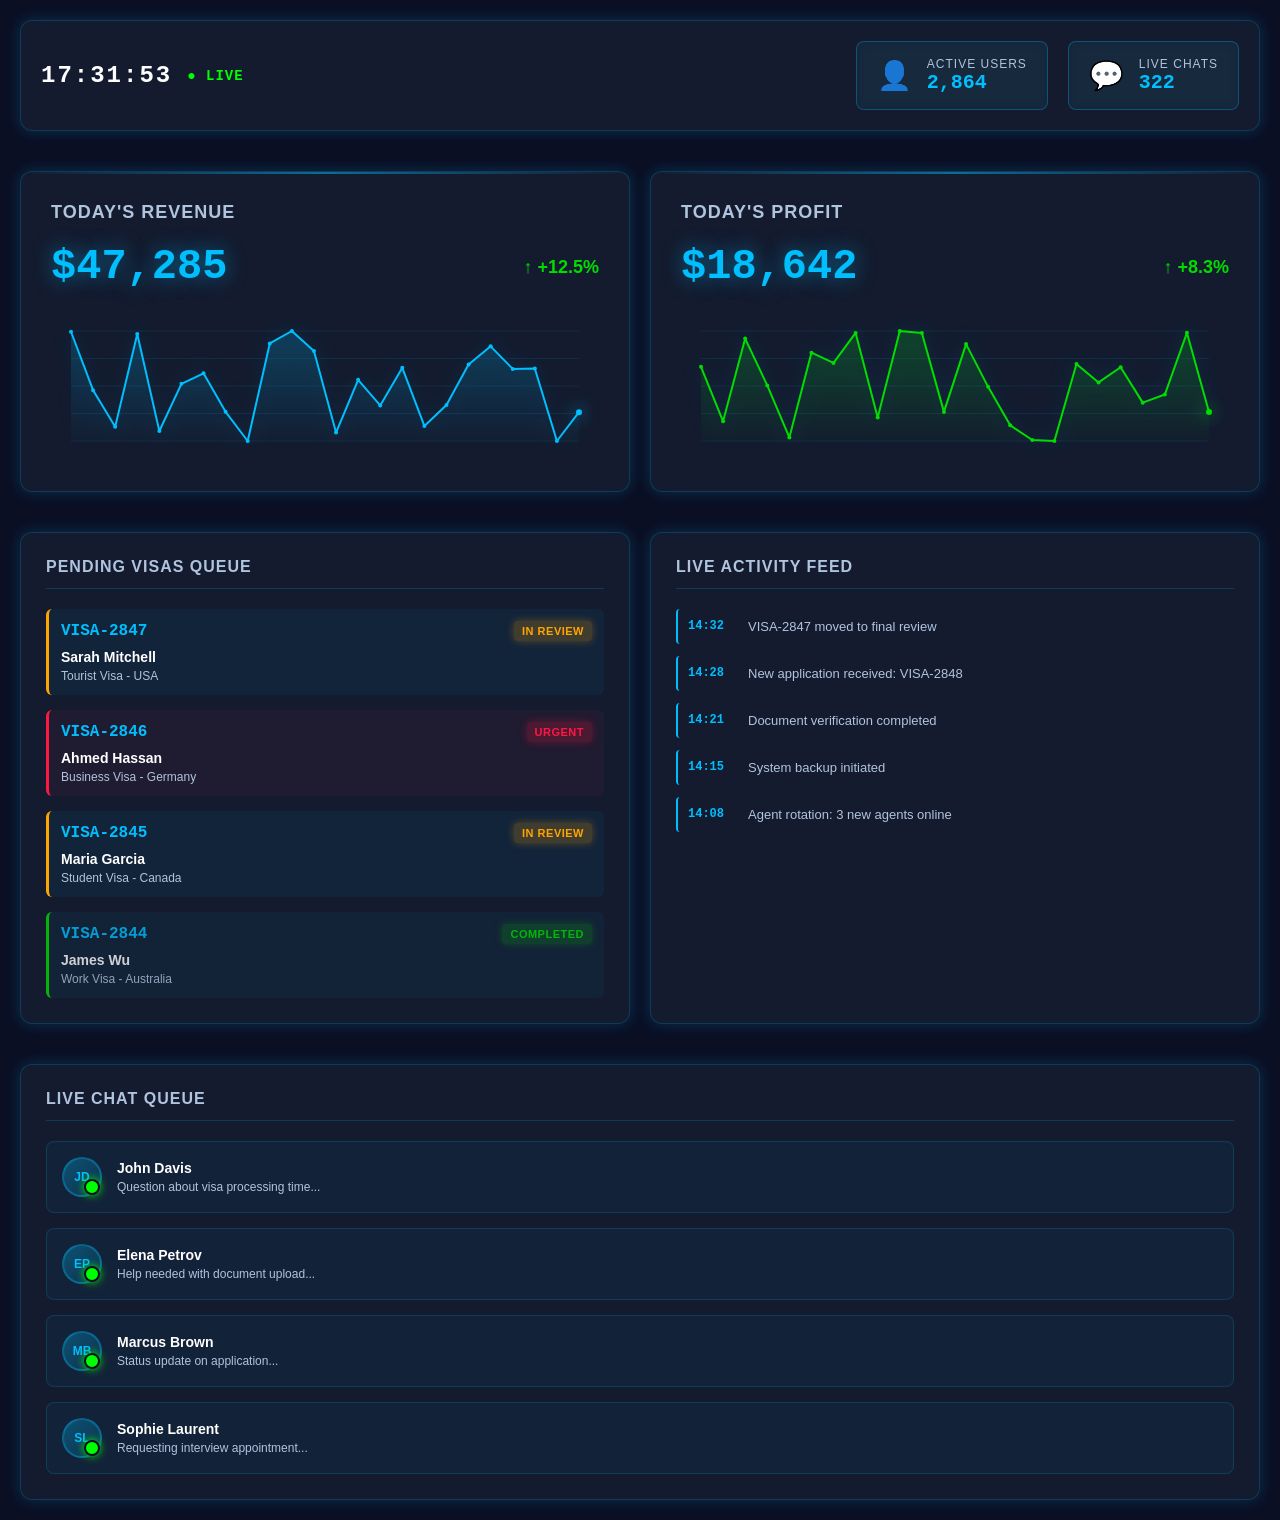
<file: index.html>
<!DOCTYPE html>
<html lang="en">
<head>
    <meta charset="UTF-8">
    <meta name="viewport" content="width=device-width, initial-scale=1.0">
    <title>Executive Command Center Dashboard</title>
    <link rel="stylesheet" href="styles.css">
</head>
<body>
    <!-- Global Layout & Theme Foundation -->
    <div class="dashboard-container">
        
        <!-- Section A: Top Navigation & Global Metrics Bar -->
        <header class="top-bar">
            <div class="live-indicator-group">
                <div class="digital-clock">
                    <span id="clock"></span>
                    <span class="live-badge">● LIVE</span>
                </div>
            </div>
            
            <div class="global-metrics">
                <div class="metric-card">
                    <div class="metric-icon user-icon">👤</div>
                    <div class="metric-content">
                        <span class="metric-label">Active Users</span>
                        <span class="metric-value" id="active-users">2,847</span>
                    </div>
                </div>
                
                <div class="metric-card">
                    <div class="metric-icon chat-icon">💬</div>
                    <div class="metric-content">
                        <span class="metric-label">Live Chats</span>
                        <span class="metric-value" id="live-chats">342</span>
                    </div>
                </div>
            </div>
        </header>

        <!-- Section B: Main Financial Pulse -->
        <section class="financial-pulse">
            <div class="finance-card revenue-card">
                <h2>Today's Revenue</h2>
                <div class="finance-amount">
                    <span class="amount-value">$47,285</span>
                    <span class="growth-indicator">↑ +12.5%</span>
                </div>
                <canvas id="revenue-chart" class="glass-chart"></canvas>
            </div>
            
            <div class="finance-card profit-card">
                <h2>Today's Profit</h2>
                <div class="finance-amount">
                    <span class="amount-value">$18,642</span>
                    <span class="growth-indicator">↑ +8.3%</span>
                </div>
                <canvas id="profit-chart" class="glass-chart"></canvas>
            </div>
        </section>

        <!-- Section C: Live Operations & Pending Visas Queue -->
        <section class="operations-section">
            <div class="pending-visas-queue">
                <h3>Pending Visas Queue</h3>
                <div class="visa-list">
                    <div class="visa-item in-review">
                        <div class="visa-header">
                            <span class="visa-id">VISA-2847</span>
                            <span class="visa-status in-review-tag">In Review</span>
                        </div>
                        <p class="visa-applicant">Sarah Mitchell</p>
                        <p class="visa-type">Tourist Visa - USA</p>
                    </div>
                    
                    <div class="visa-item urgent">
                        <div class="visa-header">
                            <span class="visa-id">VISA-2846</span>
                            <span class="visa-status urgent-tag">Urgent</span>
                        </div>
                        <p class="visa-applicant">Ahmed Hassan</p>
                        <p class="visa-type">Business Visa - Germany</p>
                    </div>
                    
                    <div class="visa-item in-review">
                        <div class="visa-header">
                            <span class="visa-id">VISA-2845</span>
                            <span class="visa-status in-review-tag">In Review</span>
                        </div>
                        <p class="visa-applicant">Maria Garcia</p>
                        <p class="visa-type">Student Visa - Canada</p>
                    </div>
                    
                    <div class="visa-item completed">
                        <div class="visa-header">
                            <span class="visa-id">VISA-2844</span>
                            <span class="visa-status completed-tag">Completed</span>
                        </div>
                        <p class="visa-applicant">James Wu</p>
                        <p class="visa-type">Work Visa - Australia</p>
                    </div>
                </div>
            </div>
            
            <div class="activity-feed">
                <h3>Live Activity Feed</h3>
                <div class="feed-items">
                    <div class="feed-item">
                        <span class="feed-time">14:32</span>
                        <span class="feed-text">VISA-2847 moved to final review</span>
                    </div>
                    <div class="feed-item">
                        <span class="feed-time">14:28</span>
                        <span class="feed-text">New application received: VISA-2848</span>
                    </div>
                    <div class="feed-item">
                        <span class="feed-time">14:21</span>
                        <span class="feed-text">Document verification completed</span>
                    </div>
                    <div class="feed-item">
                        <span class="feed-time">14:15</span>
                        <span class="feed-text">System backup initiated</span>
                    </div>
                    <div class="feed-item">
                        <span class="feed-time">14:08</span>
                        <span class="feed-text">Agent rotation: 3 new agents online</span>
                    </div>
                </div>
            </div>
        </section>

        <!-- Section D: Interaction Hub (Live Chat Preview) -->
        <section class="interaction-hub">
            <h3>Live Chat Queue</h3>
            <div class="chat-grid">
                <div class="chat-row">
                    <div class="user-avatar online">
                        <span>JD</span>
                    </div>
                    <div class="chat-preview">
                        <p class="chat-user">John Davis</p>
                        <p class="chat-message">Question about visa processing time...</p>
                    </div>
                    <div class="chat-visualizer">
                        <div class="waveform">
                            <div class="wave"></div>
                            <div class="wave"></div>
                            <div class="wave"></div>
                            <div class="wave"></div>
                            <div class="wave"></div>
                        </div>
                    </div>
                </div>
                
                <div class="chat-row">
                    <div class="user-avatar online">
                        <span>EP</span>
                    </div>
                    <div class="chat-preview">
                        <p class="chat-user">Elena Petrov</p>
                        <p class="chat-message">Help needed with document upload...</p>
                    </div>
                    <div class="chat-visualizer">
                        <div class="waveform">
                            <div class="wave"></div>
                            <div class="wave"></div>
                            <div class="wave"></div>
                            <div class="wave"></div>
                            <div class="wave"></div>
                        </div>
                    </div>
                </div>
                
                <div class="chat-row">
                    <div class="user-avatar online">
                        <span>MB</span>
                    </div>
                    <div class="chat-preview">
                        <p class="chat-user">Marcus Brown</p>
                        <p class="chat-message">Status update on application...</p>
                    </div>
                    <div class="chat-visualizer">
                        <div class="waveform">
                            <div class="wave"></div>
                            <div class="wave"></div>
                            <div class="wave"></div>
                            <div class="wave"></div>
                            <div class="wave"></div>
                        </div>
                    </div>
                </div>
                
                <div class="chat-row">
                    <div class="user-avatar online">
                        <span>SL</span>
                    </div>
                    <div class="chat-preview">
                        <p class="chat-user">Sophie Laurent</p>
                        <p class="chat-message">Requesting interview appointment...</p>
                    </div>
                    <div class="chat-visualizer">
                        <div class="waveform">
                            <div class="wave"></div>
                            <div class="wave"></div>
                            <div class="wave"></div>
                            <div class="wave"></div>
                            <div class="wave"></div>
                        </div>
                    </div>
                </div>
            </div>
        </section>

    </div>

    <script src="dashboard.js"></script>
</body>
</html>
</file>
<file: styles.css>
/* =============================================
   GLOBAL LAYOUT & THEME (Foundation)
   ============================================= */

* {
    margin: 0;
    padding: 0;
    box-sizing: border-box;
}

:root {
    --primary-bg: #0a0f24;
    --glass-bg: rgba(30, 41, 59, 0.5);
    --glass-border: rgba(0, 191, 255, 0.2);
    --neon-blue: #00bfff;
    --neon-green: #00ff00;
    --neon-red: #ff1744;
    --neon-amber: #ffa500;
    --text-primary: #ffffff;
    --text-secondary: #b0c4de;
    --shadow-glow: 0 0 20px rgba(0, 191, 255, 0.3);
    --shadow-subtle: 0 0 15px rgba(0, 191, 255, 0.2);
}

body {
    background-color: var(--primary-bg);
    color: var(--text-primary);
    font-family: 'Segoe UI', Tahoma, Geneva, Verdana, sans-serif;
    overflow-x: hidden;
}

.dashboard-container {
    min-height: 100vh;
    padding: 20px;
    display: flex;
    flex-direction: column;
    gap: 20px;
}

/* =============================================
   SECTION A: TOP NAVIGATION & GLOBAL METRICS BAR
   ============================================= */

.top-bar {
    display: flex;
    justify-content: space-between;
    align-items: center;
    padding: 20px;
    background: var(--glass-bg);
    border: 1px solid var(--glass-border);
    border-radius: 12px;
    backdrop-filter: blur(10px);
    box-shadow: var(--shadow-subtle);
    flex-wrap: wrap;
    gap: 30px;
}

.live-indicator-group {
    display: flex;
    align-items: center;
    gap: 15px;
}

.digital-clock {
    font-size: 24px;
    font-weight: bold;
    font-family: 'Courier New', monospace;
    letter-spacing: 2px;
    color: var(--text-primary);
    display: flex;
    align-items: center;
    gap: 15px;
}

.live-badge {
    font-size: 14px;
    color: var(--neon-green);
    font-weight: 900;
    letter-spacing: 1px;
    animation: pulse-glow 1.5s ease-in-out infinite;
}

@keyframes pulse-glow {
    0%, 100% {
        opacity: 1;
        text-shadow: 0 0 10px var(--neon-green);
    }
    50% {
        opacity: 0.6;
        text-shadow: 0 0 5px var(--neon-green);
    }
}

.global-metrics {
    display: flex;
    gap: 20px;
    flex-wrap: wrap;
}

.metric-card {
    display: flex;
    align-items: center;
    gap: 15px;
    padding: 15px 20px;
    background: rgba(0, 191, 255, 0.05);
    border: 1px solid rgba(0, 191, 255, 0.3);
    border-radius: 8px;
    backdrop-filter: blur(5px);
    transition: all 0.3s ease;
}

.metric-card:hover {
    background: rgba(0, 191, 255, 0.1);
    box-shadow: var(--shadow-glow);
    transform: translateY(-2px);
}

.metric-icon {
    font-size: 28px;
    display: flex;
    align-items: center;
    justify-content: center;
    animation: float 3s ease-in-out infinite;
}

@keyframes float {
    0%, 100% {
        transform: translateY(0px);
    }
    50% {
        transform: translateY(-5px);
    }
}

.metric-content {
    display: flex;
    flex-direction: column;
}

.metric-label {
    font-size: 12px;
    color: var(--text-secondary);
    text-transform: uppercase;
    letter-spacing: 1px;
}

.metric-value {
    font-size: 20px;
    font-weight: bold;
    color: var(--neon-blue);
    font-family: 'Courier New', monospace;
}

/* =============================================
   SECTION B: MAIN FINANCIAL PULSE
   ============================================= */

.financial-pulse {
    display: grid;
    grid-template-columns: 1fr 1fr;
    gap: 20px;
    margin-top: 20px;
}

@media (max-width: 1024px) {
    .financial-pulse {
        grid-template-columns: 1fr;
    }
}

.finance-card {
    padding: 30px;
    background: var(--glass-bg);
    border: 1px solid var(--glass-border);
    border-radius: 12px;
    backdrop-filter: blur(10px);
    box-shadow: var(--shadow-subtle);
    position: relative;
    overflow: hidden;
}

.finance-card::before {
    content: '';
    position: absolute;
    top: 0;
    left: 0;
    right: 0;
    height: 2px;
    background: linear-gradient(90deg, transparent, var(--neon-blue), transparent);
    opacity: 0.5;
}

.finance-card h2 {
    font-size: 18px;
    margin-bottom: 20px;
    color: var(--text-secondary);
    text-transform: uppercase;
    letter-spacing: 1px;
}

.finance-amount {
    display: flex;
    justify-content: space-between;
    align-items: center;
    margin-bottom: 20px;
}

.amount-value {
    font-size: 42px;
    font-weight: bold;
    font-family: 'Courier New', monospace;
    color: var(--neon-blue);
    text-shadow: 0 0 20px rgba(0, 191, 255, 0.5);
}

.growth-indicator {
    font-size: 18px;
    color: #00dd00;
    font-weight: bold;
    display: flex;
    align-items: center;
    gap: 5px;
}

.glass-chart {
    width: 100%;
    height: 150px;
    display: block;
    filter: drop-shadow(0 0 10px rgba(0, 191, 255, 0.2));
}

/* =============================================
   SECTION C: LIVE OPERATIONS & PENDING VISAS
   ============================================= */

.operations-section {
    display: grid;
    grid-template-columns: 1fr 1fr;
    gap: 20px;
    margin-top: 20px;
}

@media (max-width: 1024px) {
    .operations-section {
        grid-template-columns: 1fr;
    }
}

.pending-visas-queue,
.activity-feed {
    padding: 25px;
    background: var(--glass-bg);
    border: 1px solid var(--glass-border);
    border-radius: 12px;
    backdrop-filter: blur(10px);
    box-shadow: var(--shadow-subtle);
}

.pending-visas-queue h3,
.activity-feed h3 {
    font-size: 16px;
    margin-bottom: 20px;
    color: var(--text-secondary);
    text-transform: uppercase;
    letter-spacing: 1px;
    border-bottom: 1px solid rgba(0, 191, 255, 0.2);
    padding-bottom: 12px;
}

.visa-list {
    display: flex;
    flex-direction: column;
    gap: 15px;
    max-height: 400px;
    overflow-y: auto;
    scroll-behavior: smooth;
}

.visa-list::-webkit-scrollbar {
    width: 6px;
}

.visa-list::-webkit-scrollbar-track {
    background: rgba(0, 191, 255, 0.05);
    border-radius: 3px;
}

.visa-list::-webkit-scrollbar-thumb {
    background: rgba(0, 191, 255, 0.3);
    border-radius: 3px;
}

.visa-list::-webkit-scrollbar-thumb:hover {
    background: rgba(0, 191, 255, 0.5);
}

.visa-item {
    padding: 12px;
    background: rgba(0, 191, 255, 0.05);
    border-left: 3px solid var(--neon-blue);
    border-radius: 6px;
    transition: all 0.3s ease;
    cursor: pointer;
}

.visa-item:hover {
    background: rgba(0, 191, 255, 0.1);
    transform: translateX(5px);
    box-shadow: var(--shadow-glow);
}

.visa-item.in-review {
    border-left-color: var(--neon-amber);
}

.visa-item.urgent {
    border-left-color: var(--neon-red);
    background: rgba(255, 23, 68, 0.05);
}

.visa-item.completed {
    border-left-color: #00dd00;
    opacity: 0.8;
}

.visa-header {
    display: flex;
    justify-content: space-between;
    align-items: center;
    margin-bottom: 8px;
}

.visa-id {
    font-weight: bold;
    color: var(--neon-blue);
    font-family: 'Courier New', monospace;
}

.visa-status {
    font-size: 11px;
    padding: 4px 8px;
    border-radius: 4px;
    font-weight: bold;
    text-transform: uppercase;
    letter-spacing: 0.5px;
}

.in-review-tag {
    background: rgba(255, 165, 0, 0.2);
    color: var(--neon-amber);
    box-shadow: 0 0 8px rgba(255, 165, 0, 0.3);
}

.urgent-tag {
    background: rgba(255, 23, 68, 0.2);
    color: var(--neon-red);
    box-shadow: 0 0 8px rgba(255, 23, 68, 0.3);
    animation: pulse-red 2s ease-in-out infinite;
}

@keyframes pulse-red {
    0%, 100% {
        opacity: 1;
    }
    50% {
        opacity: 0.7;
    }
}

.completed-tag {
    background: rgba(0, 221, 0, 0.2);
    color: #00dd00;
    box-shadow: 0 0 8px rgba(0, 221, 0, 0.3);
}

.visa-applicant {
    font-size: 14px;
    font-weight: 600;
    color: var(--text-primary);
    margin-bottom: 4px;
}

.visa-type {
    font-size: 12px;
    color: var(--text-secondary);
}

.activity-feed {
    padding: 25px;
}

.feed-items {
    display: flex;
    flex-direction: column;
    gap: 12px;
    max-height: 400px;
    overflow-y: auto;
}

.feed-item {
    display: flex;
    gap: 15px;
    padding: 10px;
    border-left: 2px solid var(--neon-blue);
    border-radius: 4px;
    animation: slide-in 0.5s ease-out;
}

@keyframes slide-in {
    from {
        opacity: 0;
        transform: translateX(-10px);
    }
    to {
        opacity: 1;
        transform: translateX(0);
    }
}

.feed-time {
    font-family: 'Courier New', monospace;
    font-size: 12px;
    color: var(--neon-blue);
    font-weight: bold;
    min-width: 45px;
}

.feed-text {
    font-size: 13px;
    color: var(--text-secondary);
}

/* =============================================
   SECTION D: INTERACTION HUB (LIVE CHAT PREVIEW)
   ============================================= */

.interaction-hub {
    padding: 25px;
    background: var(--glass-bg);
    border: 1px solid var(--glass-border);
    border-radius: 12px;
    backdrop-filter: blur(10px);
    box-shadow: var(--shadow-subtle);
    margin-top: 20px;
}

.interaction-hub h3 {
    font-size: 16px;
    margin-bottom: 20px;
    color: var(--text-secondary);
    text-transform: uppercase;
    letter-spacing: 1px;
    border-bottom: 1px solid rgba(0, 191, 255, 0.2);
    padding-bottom: 12px;
}

.chat-grid {
    display: flex;
    flex-direction: column;
    gap: 15px;
}

.chat-row {
    display: flex;
    align-items: center;
    gap: 15px;
    padding: 15px;
    background: rgba(0, 191, 255, 0.05);
    border: 1px solid rgba(0, 191, 255, 0.15);
    border-radius: 8px;
    transition: all 0.3s ease;
    cursor: pointer;
}

.chat-row:hover {
    background: rgba(0, 191, 255, 0.1);
    box-shadow: var(--shadow-glow);
    transform: translateX(5px);
}

.user-avatar {
    min-width: 40px;
    width: 40px;
    height: 40px;
    border-radius: 50%;
    background: linear-gradient(135deg, rgba(0, 191, 255, 0.3), rgba(0, 191, 255, 0.1));
    border: 2px solid rgba(0, 191, 255, 0.3);
    display: flex;
    align-items: center;
    justify-content: center;
    font-weight: bold;
    font-size: 12px;
    color: var(--neon-blue);
    position: relative;
}

.user-avatar.online::after {
    content: '';
    position: absolute;
    bottom: 0;
    right: 0;
    width: 12px;
    height: 12px;
    background: var(--neon-green);
    border: 2px solid var(--primary-bg);
    border-radius: 50%;
    box-shadow: 0 0 8px var(--neon-green);
}

.chat-preview {
    flex: 1;
    min-width: 0;
}

.chat-user {
    font-size: 14px;
    font-weight: 600;
    color: var(--text-primary);
    margin-bottom: 4px;
}

.chat-message {
    font-size: 12px;
    color: var(--text-secondary);
    white-space: nowrap;
    overflow: hidden;
    text-overflow: ellipsis;
}

.chat-visualizer {
    display: flex;
    align-items: center;
    min-width: 80px;
}

.waveform {
    display: flex;
    gap: 3px;
    height: 30px;
    align-items: flex-end;
}

.wave {
    width: 3px;
    background: linear-gradient(180deg, var(--neon-blue), rgba(0, 191, 255, 0.3));
    border-radius: 2px;
    animation: wave-animation 0.6s ease-in-out infinite;
    box-shadow: 0 0 8px rgba(0, 191, 255, 0.5);
}

.wave:nth-child(1) {
    animation-delay: 0s;
}

.wave:nth-child(2) {
    animation-delay: 0.1s;
}

.wave:nth-child(3) {
    animation-delay: 0.2s;
}

.wave:nth-child(4) {
    animation-delay: 0.3s;
}

.wave:nth-child(5) {
    animation-delay: 0.4s;
}

@keyframes wave-animation {
    0%, 100% {
        height: 8px;
    }
    50% {
        height: 25px;
    }
}

/* =============================================
   RESPONSIVE DESIGN
   ============================================= */

@media (max-width: 768px) {
    .top-bar {
        flex-direction: column;
        justify-content: center;
        align-items: center;
        gap: 20px;
    }

    .global-metrics {
        justify-content: center;
    }

    .dashboard-container {
        padding: 15px;
        gap: 15px;
    }

    .financial-pulse,
    .operations-section {
        grid-template-columns: 1fr;
    }

    .amount-value {
        font-size: 32px;
    }

    .digital-clock {
        font-size: 18px;
    }

    .chat-row {
        flex-wrap: wrap;
    }

    .chat-visualizer {
        width: 100%;
        margin-top: 10px;
    }
}

@media (max-width: 480px) {
    .metric-card {
        padding: 12px 15px;
    }

    .amount-value {
        font-size: 24px;
    }

    .finance-card {
        padding: 20px;
    }

    .metric-label {
        font-size: 10px;
    }

    .metric-value {
        font-size: 16px;
    }
}

/* =============================================
   SCROLLBAR STYLING (Global)
   ============================================= */

::-webkit-scrollbar {
    width: 8px;
    height: 8px;
}

::-webkit-scrollbar-track {
    background: rgba(0, 191, 255, 0.05);
}

::-webkit-scrollbar-thumb {
    background: rgba(0, 191, 255, 0.3);
    border-radius: 4px;
}

::-webkit-scrollbar-thumb:hover {
    background: rgba(0, 191, 255, 0.5);
}
</file>
